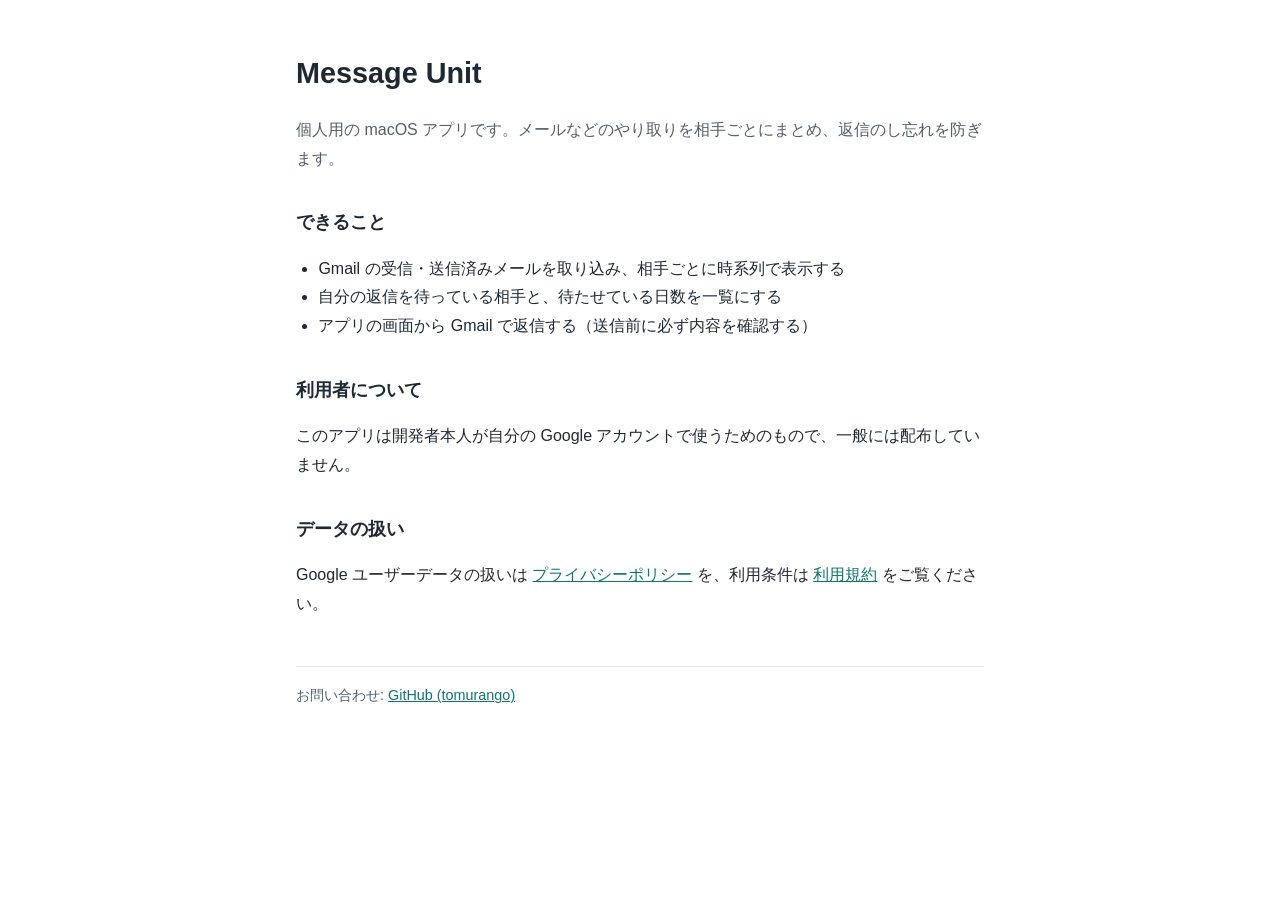
<file: index.html>
<!doctype html>
<html lang="ja">
<head>
  <meta charset="utf-8">
  <meta name="viewport" content="width=device-width, initial-scale=1">
  <title>Message Unit</title>
  <link rel="stylesheet" href="style.css">
</head>
<body>
  <main>
    <h1>Message Unit</h1>
    <p class="lead">個人用の macOS アプリです。メールなどのやり取りを相手ごとにまとめ、返信のし忘れを防ぎます。</p>

    <h2>できること</h2>
    <ul>
      <li>Gmail の受信・送信済みメールを取り込み、相手ごとに時系列で表示する</li>
      <li>自分の返信を待っている相手と、待たせている日数を一覧にする</li>
      <li>アプリの画面から Gmail で返信する（送信前に必ず内容を確認する）</li>
    </ul>

    <h2>利用者について</h2>
    <p>このアプリは開発者本人が自分の Google アカウントで使うためのもので、一般には配布していません。</p>

    <h2>データの扱い</h2>
    <p>Google ユーザーデータの扱いは <a href="privacy.html">プライバシーポリシー</a> を、利用条件は <a href="terms.html">利用規約</a> をご覧ください。</p>

    <footer>
      お問い合わせ: <a href="https://github.com/tomurango">GitHub (tomurango)</a>
    </footer>
  </main>
</body>
</html>
</file>
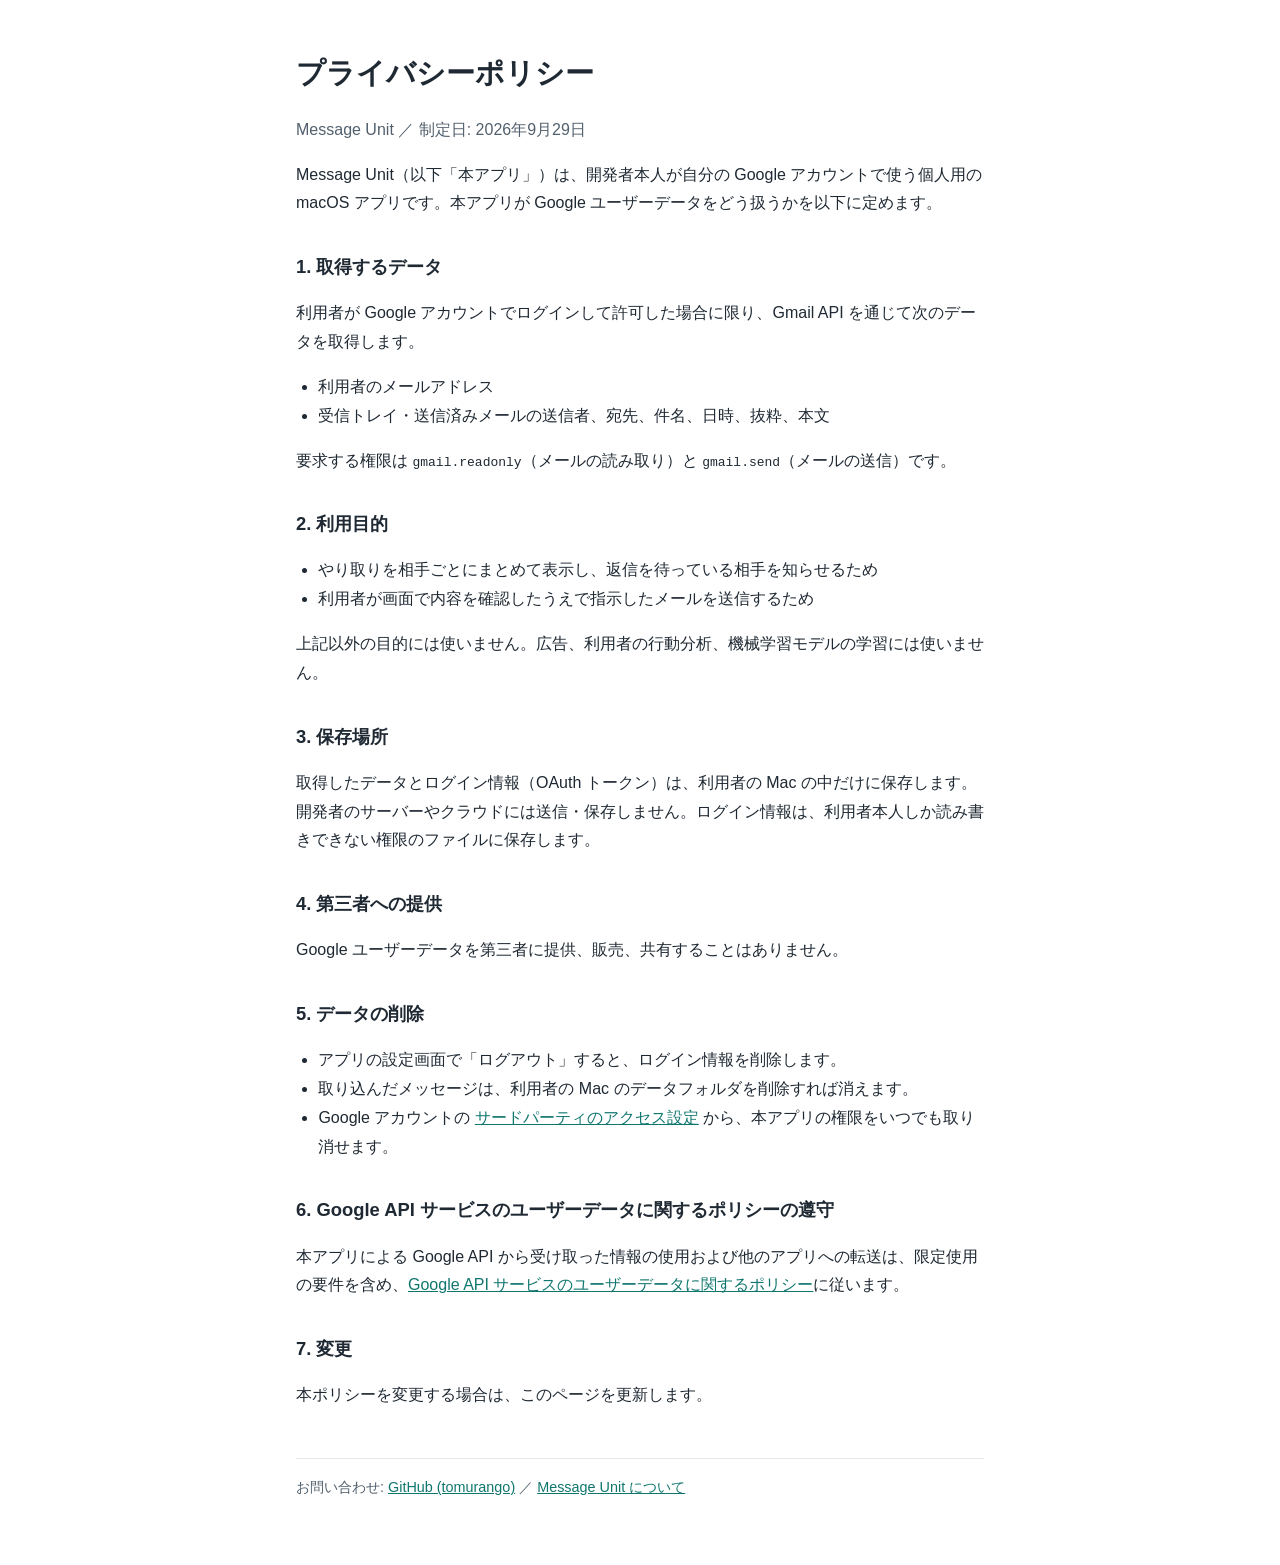
<file: privacy.html>
<!doctype html>
<html lang="ja">
<head>
  <meta charset="utf-8">
  <meta name="viewport" content="width=device-width, initial-scale=1">
  <title>Message Unit プライバシーポリシー</title>
  <link rel="stylesheet" href="style.css">
</head>
<body>
  <main>
    <h1>プライバシーポリシー</h1>
    <p class="meta">Message Unit ／ 制定日: 2026年9月29日</p>

    <p>Message Unit（以下「本アプリ」）は、開発者本人が自分の Google アカウントで使う個人用の macOS アプリです。本アプリが Google ユーザーデータをどう扱うかを以下に定めます。</p>

    <h2>1. 取得するデータ</h2>
    <p>利用者が Google アカウントでログインして許可した場合に限り、Gmail API を通じて次のデータを取得します。</p>
    <ul>
      <li>利用者のメールアドレス</li>
      <li>受信トレイ・送信済みメールの送信者、宛先、件名、日時、抜粋、本文</li>
    </ul>
    <p>要求する権限は <code>gmail.readonly</code>（メールの読み取り）と <code>gmail.send</code>（メールの送信）です。</p>

    <h2>2. 利用目的</h2>
    <ul>
      <li>やり取りを相手ごとにまとめて表示し、返信を待っている相手を知らせるため</li>
      <li>利用者が画面で内容を確認したうえで指示したメールを送信するため</li>
    </ul>
    <p>上記以外の目的には使いません。広告、利用者の行動分析、機械学習モデルの学習には使いません。</p>

    <h2>3. 保存場所</h2>
    <p>取得したデータとログイン情報（OAuth トークン）は、利用者の Mac の中だけに保存します。開発者のサーバーやクラウドには送信・保存しません。ログイン情報は、利用者本人しか読み書きできない権限のファイルに保存します。</p>

    <h2>4. 第三者への提供</h2>
    <p>Google ユーザーデータを第三者に提供、販売、共有することはありません。</p>

    <h2>5. データの削除</h2>
    <ul>
      <li>アプリの設定画面で「ログアウト」すると、ログイン情報を削除します。</li>
      <li>取り込んだメッセージは、利用者の Mac のデータフォルダを削除すれば消えます。</li>
      <li>Google アカウントの <a href="https://myaccount.google.com/permissions">サードパーティのアクセス設定</a> から、本アプリの権限をいつでも取り消せます。</li>
    </ul>

    <h2>6. Google API サービスのユーザーデータに関するポリシーの遵守</h2>
    <p>本アプリによる Google API から受け取った情報の使用および他のアプリへの転送は、限定使用の要件を含め、<a href="https://developers.google.com/terms/api-services-user-data-policy">Google API サービスのユーザーデータに関するポリシー</a>に従います。</p>

    <h2>7. 変更</h2>
    <p>本ポリシーを変更する場合は、このページを更新します。</p>

    <footer>
      お問い合わせ: <a href="https://github.com/tomurango">GitHub (tomurango)</a> ／ <a href="index.html">Message Unit について</a>
    </footer>
  </main>
</body>
</html>
</file>
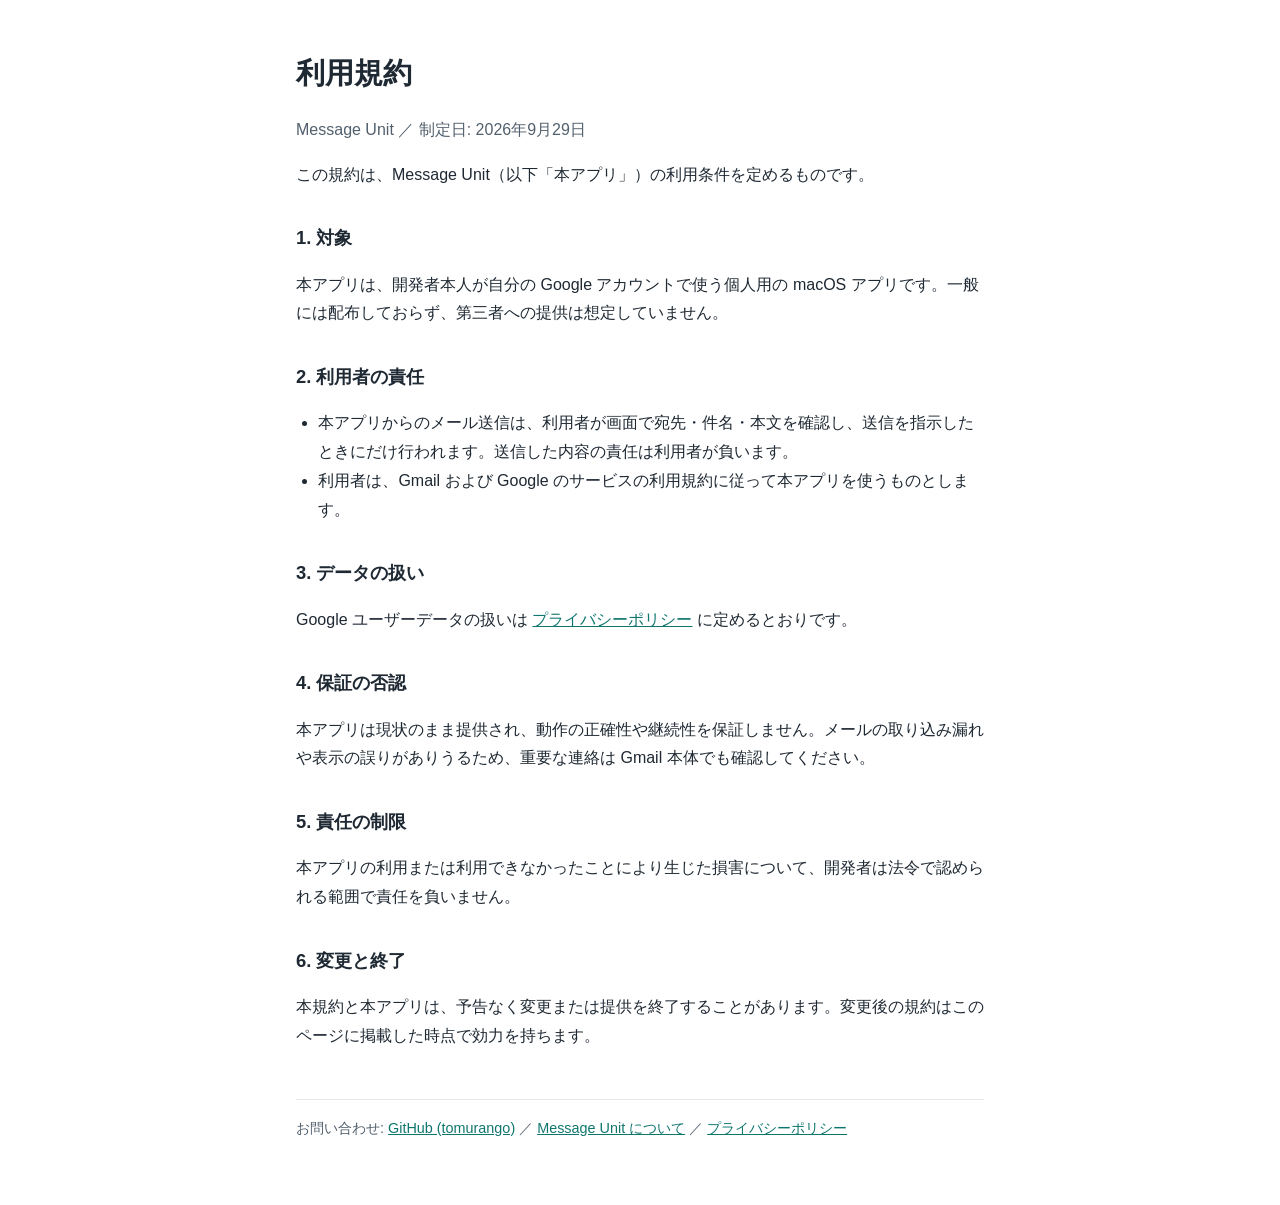
<file: terms.html>
<!doctype html>
<html lang="ja">
<head>
  <meta charset="utf-8">
  <meta name="viewport" content="width=device-width, initial-scale=1">
  <title>Message Unit 利用規約</title>
  <link rel="stylesheet" href="style.css">
</head>
<body>
  <main>
    <h1>利用規約</h1>
    <p class="meta">Message Unit ／ 制定日: 2026年9月29日</p>

    <p>この規約は、Message Unit（以下「本アプリ」）の利用条件を定めるものです。</p>

    <h2>1. 対象</h2>
    <p>本アプリは、開発者本人が自分の Google アカウントで使う個人用の macOS アプリです。一般には配布しておらず、第三者への提供は想定していません。</p>

    <h2>2. 利用者の責任</h2>
    <ul>
      <li>本アプリからのメール送信は、利用者が画面で宛先・件名・本文を確認し、送信を指示したときにだけ行われます。送信した内容の責任は利用者が負います。</li>
      <li>利用者は、Gmail および Google のサービスの利用規約に従って本アプリを使うものとします。</li>
    </ul>

    <h2>3. データの扱い</h2>
    <p>Google ユーザーデータの扱いは <a href="privacy.html">プライバシーポリシー</a> に定めるとおりです。</p>

    <h2>4. 保証の否認</h2>
    <p>本アプリは現状のまま提供され、動作の正確性や継続性を保証しません。メールの取り込み漏れや表示の誤りがありうるため、重要な連絡は Gmail 本体でも確認してください。</p>

    <h2>5. 責任の制限</h2>
    <p>本アプリの利用または利用できなかったことにより生じた損害について、開発者は法令で認められる範囲で責任を負いません。</p>

    <h2>6. 変更と終了</h2>
    <p>本規約と本アプリは、予告なく変更または提供を終了することがあります。変更後の規約はこのページに掲載した時点で効力を持ちます。</p>

    <footer>
      お問い合わせ: <a href="https://github.com/tomurango">GitHub (tomurango)</a> ／ <a href="index.html">Message Unit について</a> ／ <a href="privacy.html">プライバシーポリシー</a>
    </footer>
  </main>
</body>
</html>
</file>
<file: style.css>
:root {
  --bg: #ffffff;
  --fg: #1f2933;
  --muted: #52606d;
  --accent: #0f766e;
  --line: #e4e7eb;
}

@media (prefers-color-scheme: dark) {
  :root {
    --bg: #111827;
    --fg: #e5e7eb;
    --muted: #9ca3af;
    --accent: #5eead4;
    --line: #374151;
  }
}

* { box-sizing: border-box; }

body {
  margin: 0;
  background: var(--bg);
  color: var(--fg);
  font-family: -apple-system, BlinkMacSystemFont, "Hiragino Sans", "Noto Sans JP", sans-serif;
  line-height: 1.8;
}

main {
  max-width: 720px;
  margin: 0 auto;
  padding: 48px 16px 64px;
}

h1 { font-size: 1.8rem; margin: 0 0 8px; }
h2 { font-size: 1.15rem; margin: 32px 0 8px; }
p, li { color: var(--fg); }
.lead, .meta { color: var(--muted); }
a { color: var(--accent); }
ul { padding-left: 1.4em; }

footer {
  margin-top: 48px;
  padding-top: 16px;
  border-top: 1px solid var(--line);
  color: var(--muted);
  font-size: 0.9rem;
}
</file>
